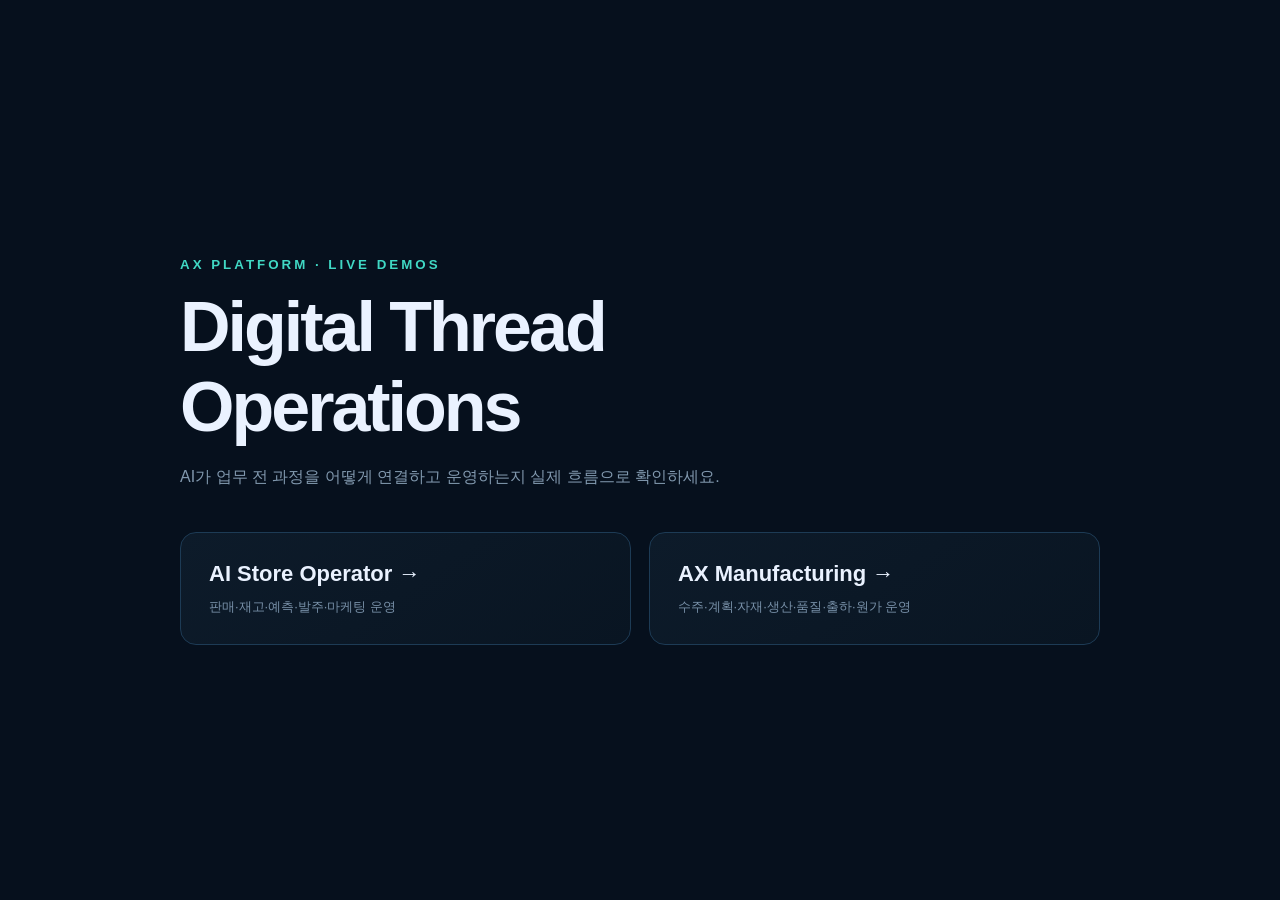
<file: index.html>
<!-- 매장과 제조 Digital Thread 데모로 이동하는 GitHub Pages 공개 홈이다. -->
<!doctype html>
<html lang="ko">
<head><meta charset="UTF-8"><meta name="viewport" content="width=device-width,initial-scale=1"><title>AX Digital Thread Demos</title>
<style>*{box-sizing:border-box}body{margin:0;min-height:100vh;display:grid;place-items:center;background:#06101d;color:#eaf2ff;font-family:Arial,'Noto Sans KR',sans-serif}.wrap{width:min(920px,90vw)}small{color:#40d8c4;letter-spacing:3px;font-weight:700}h1{font-size:clamp(36px,6vw,70px);margin:14px 0 12px;letter-spacing:-3px}p{color:#8198ae;line-height:1.8}.grid{display:grid;grid-template-columns:1fr 1fr;gap:18px;margin-top:40px}a{display:block;padding:28px;border:1px solid #1d3b55;border-radius:16px;background:linear-gradient(145deg,#0d1b2a,#091522);color:inherit;text-decoration:none;transition:.2s}a:hover{transform:translateY(-4px);border-color:#3ddac7}a b{display:block;font-size:22px;margin-bottom:10px}a span{color:#7890a8;font-size:13px}@media(max-width:650px){.grid{grid-template-columns:1fr}h1{letter-spacing:-1px}}</style></head>
<body><main class="wrap"><small>AX PLATFORM · LIVE DEMOS</small><h1>Digital Thread<br>Operations</h1><p>AI가 업무 전 과정을 어떻게 연결하고 운영하는지 실제 흐름으로 확인하세요.</p><section class="grid"><a href="./store/"><b>AI Store Operator →</b><span>판매·재고·예측·발주·마케팅 운영</span></a><a href="./manufacturing/"><b>AX Manufacturing →</b><span>수주·계획·자재·생산·품질·출하·원가 운영</span></a></section></main></body>
</html>
</file>
